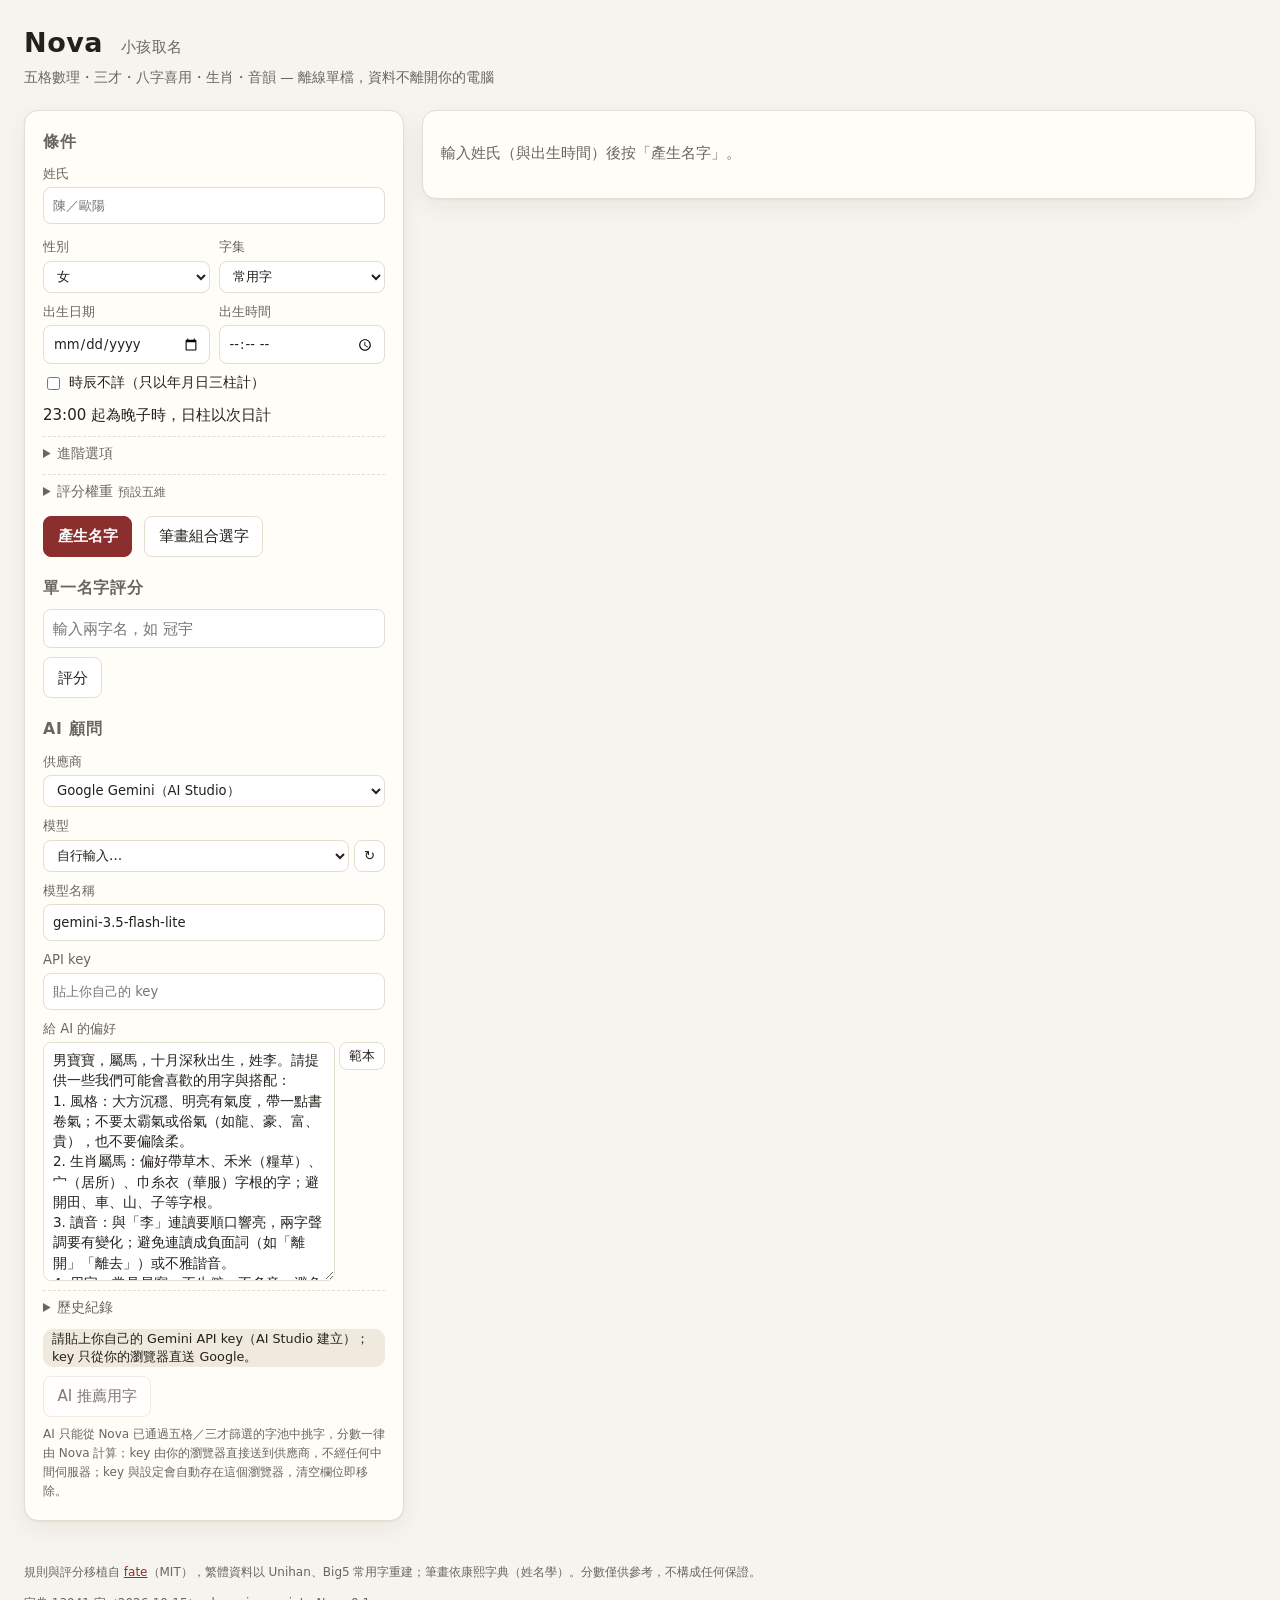
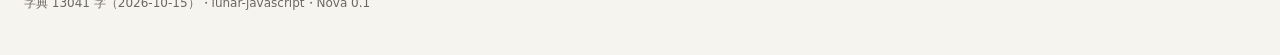
<file: docs/nova.html>
<!doctype html>
<html lang="zh-Hant">
<meta charset="utf-8">
<title>Nova — 小孩取名</title>
<!-- 舊書籤／README 裡的 nova.html?surname=… 轉到站台首頁（同一份檔案，網址參數與 #hash 原樣帶過去）。 -->
<meta name="robots" content="noindex">
<script>location.replace('./' + location.search + location.hash);</script>
<meta http-equiv="refresh" content="0; url=./">
<body style="font:16px/1.6 system-ui,sans-serif;margin:2rem">
<p>Nova 的網址改成這個資料夾的首頁了。<a href="./">點這裡進入</a>。</p>
</body>
</html>
</file>
